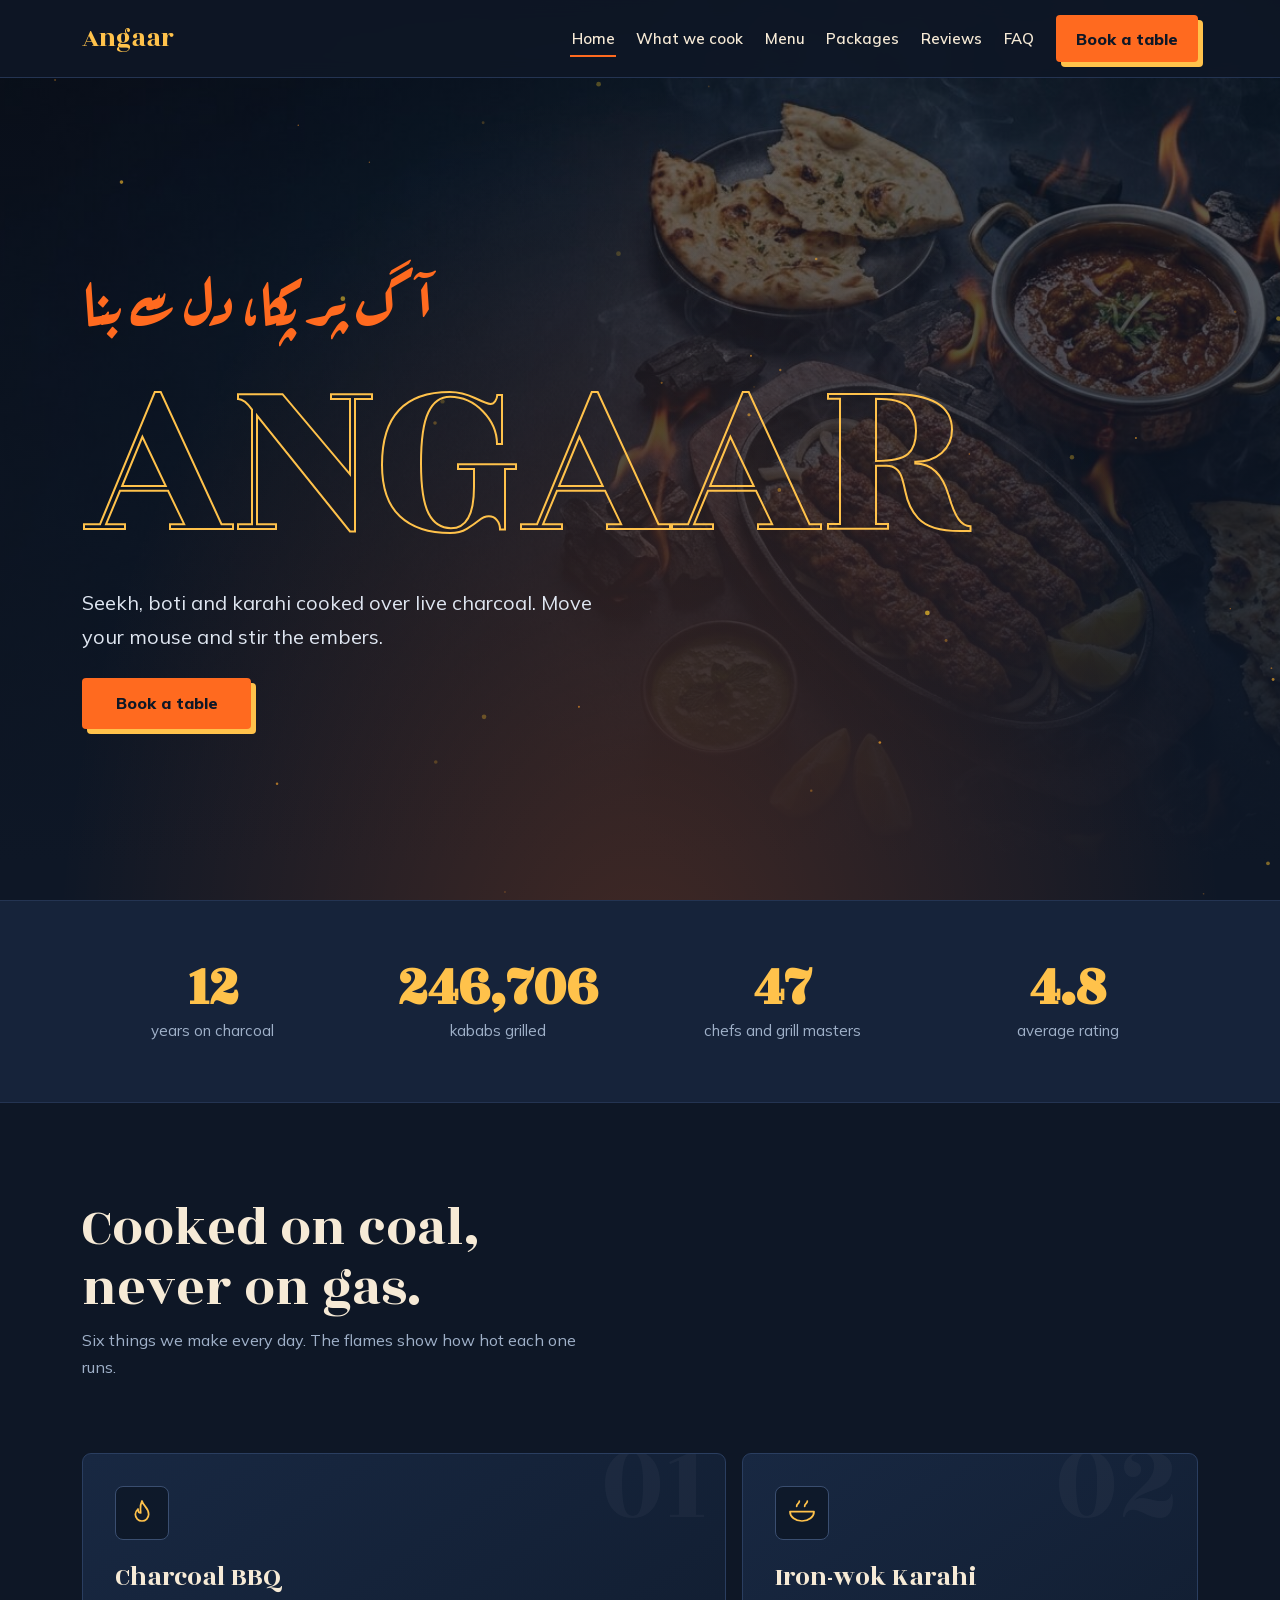
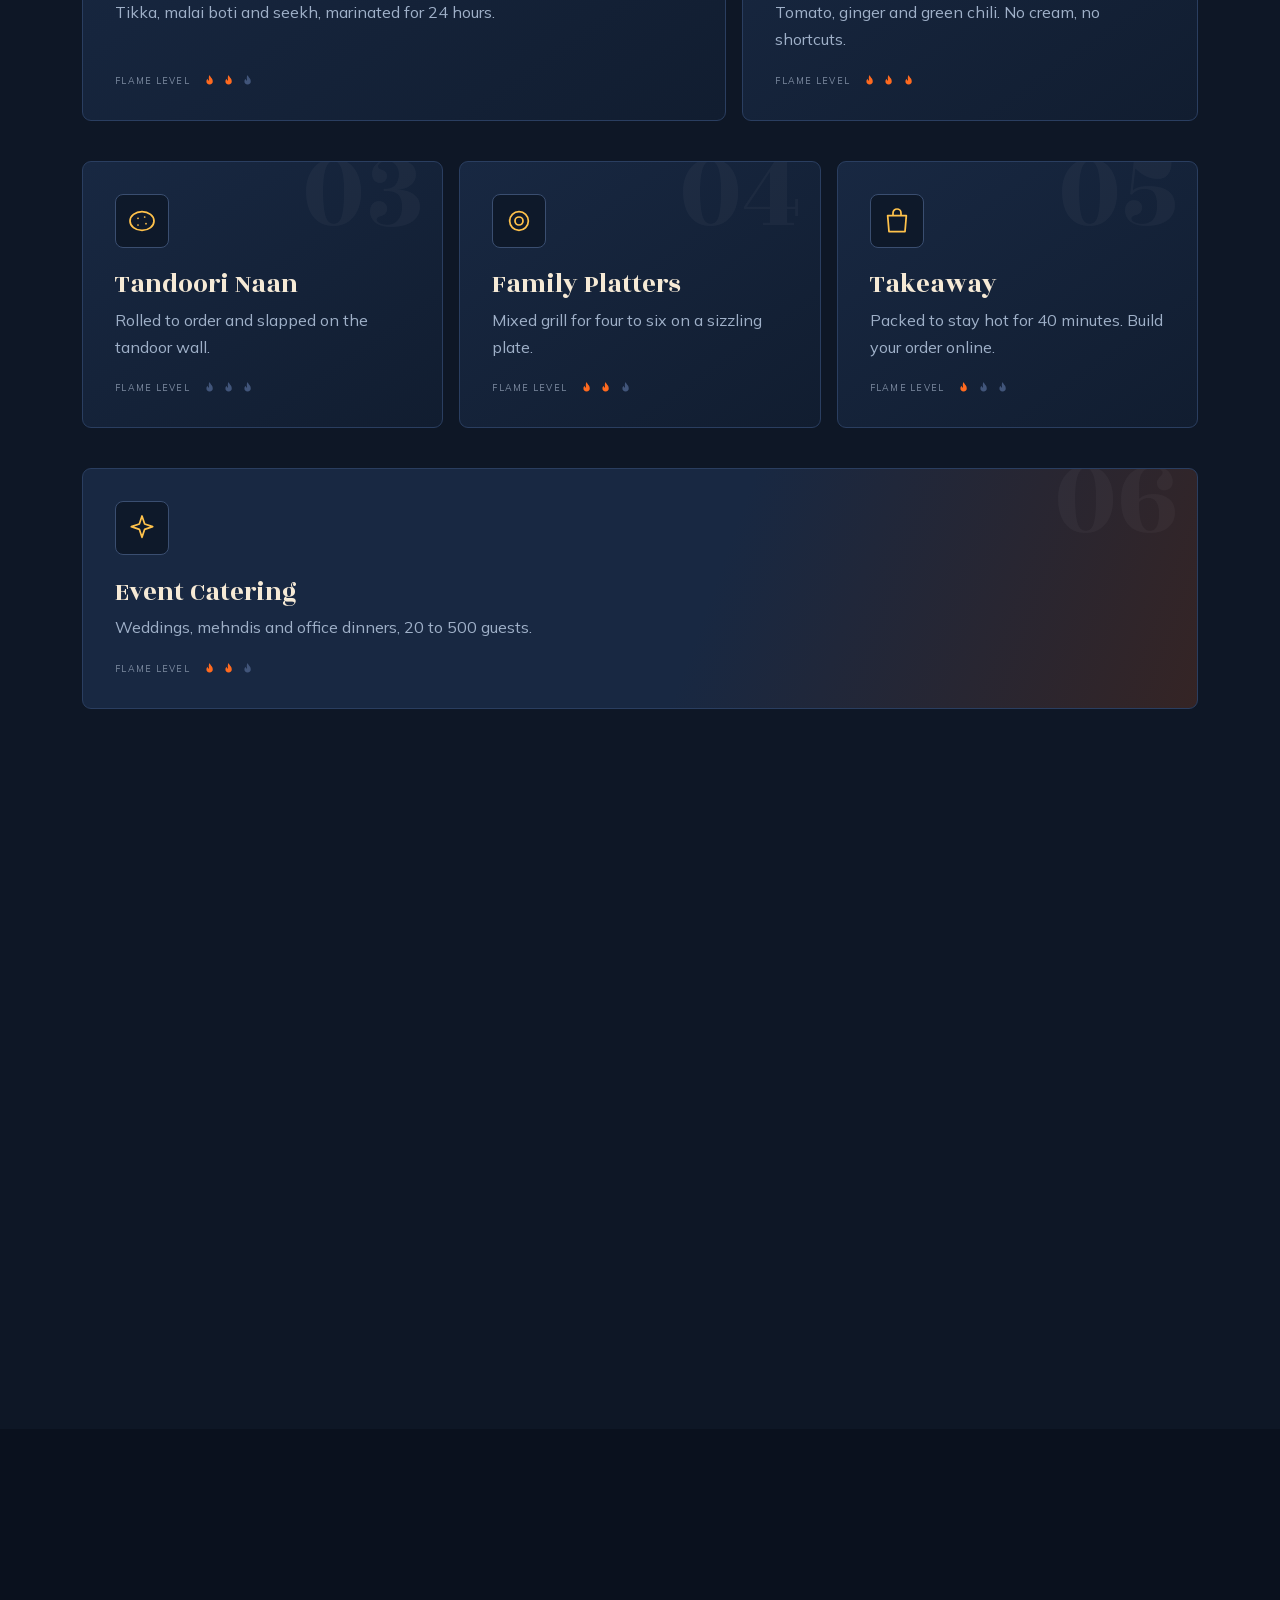
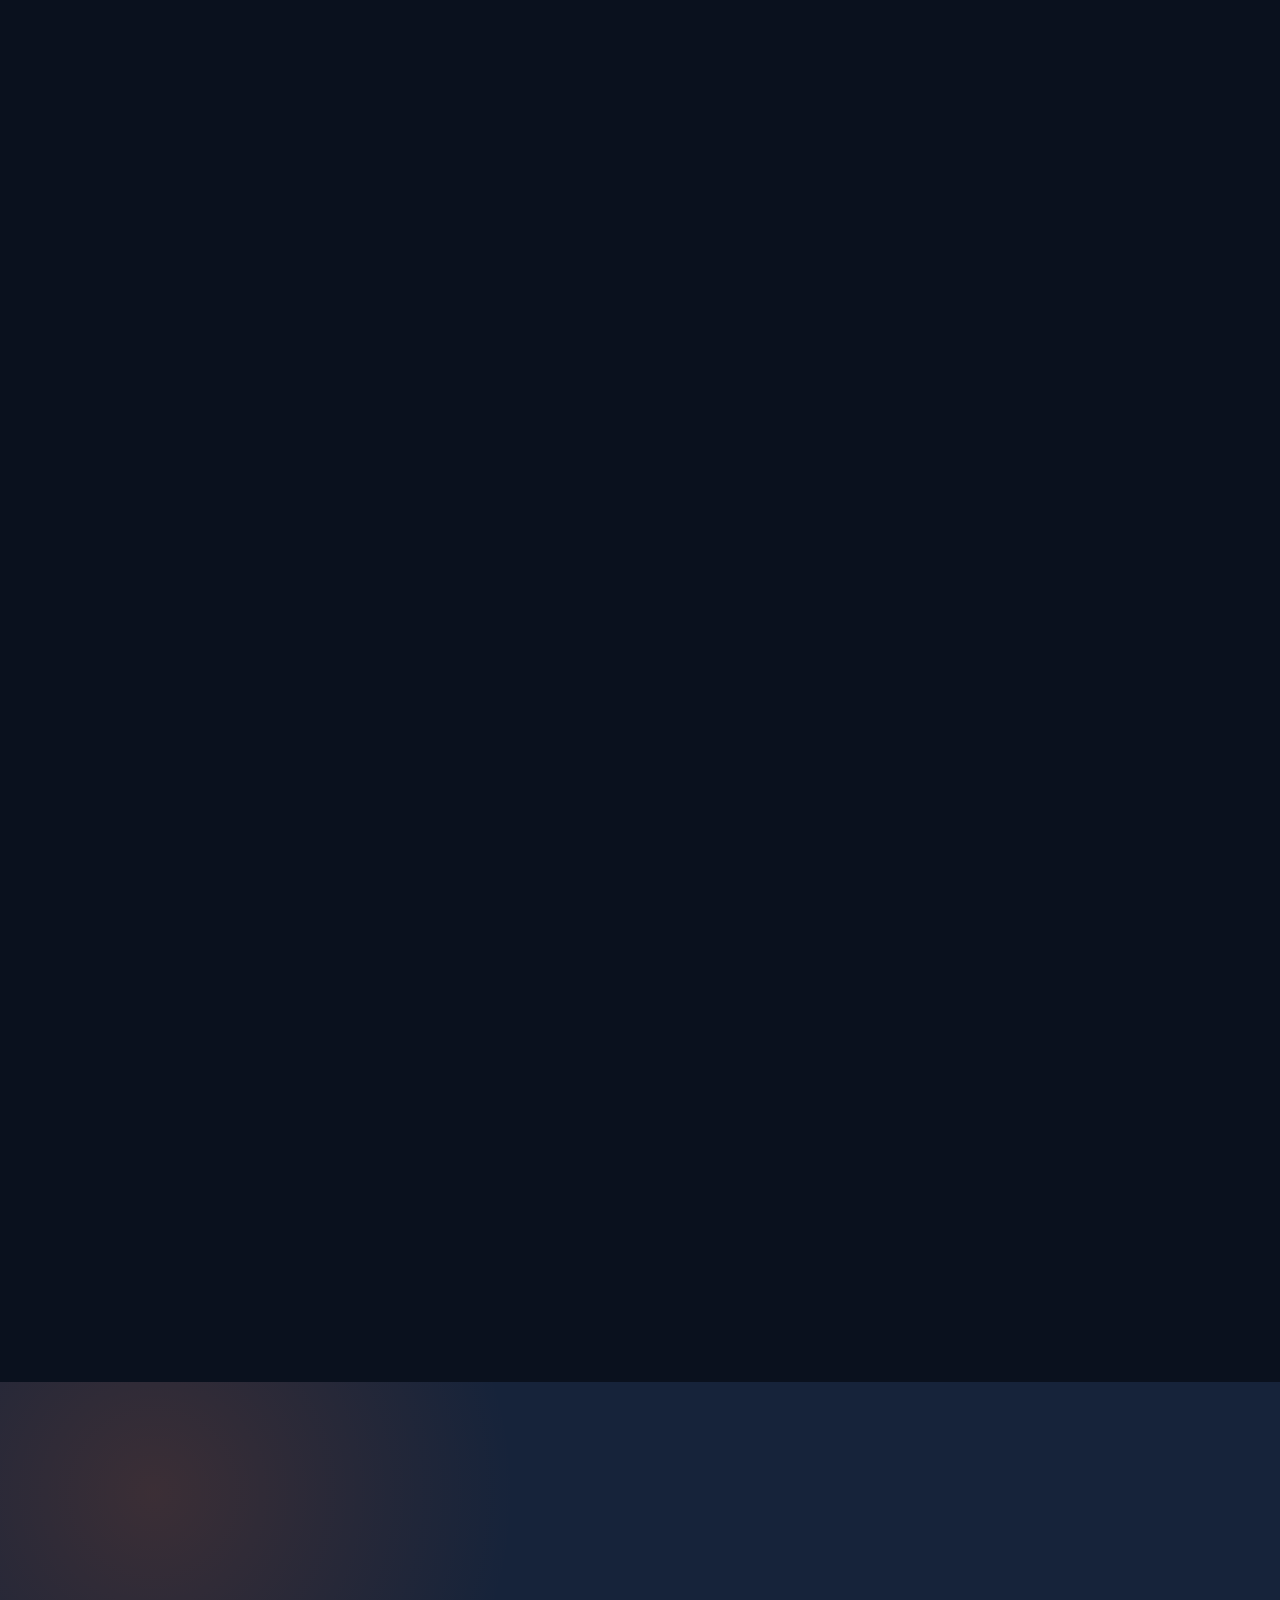
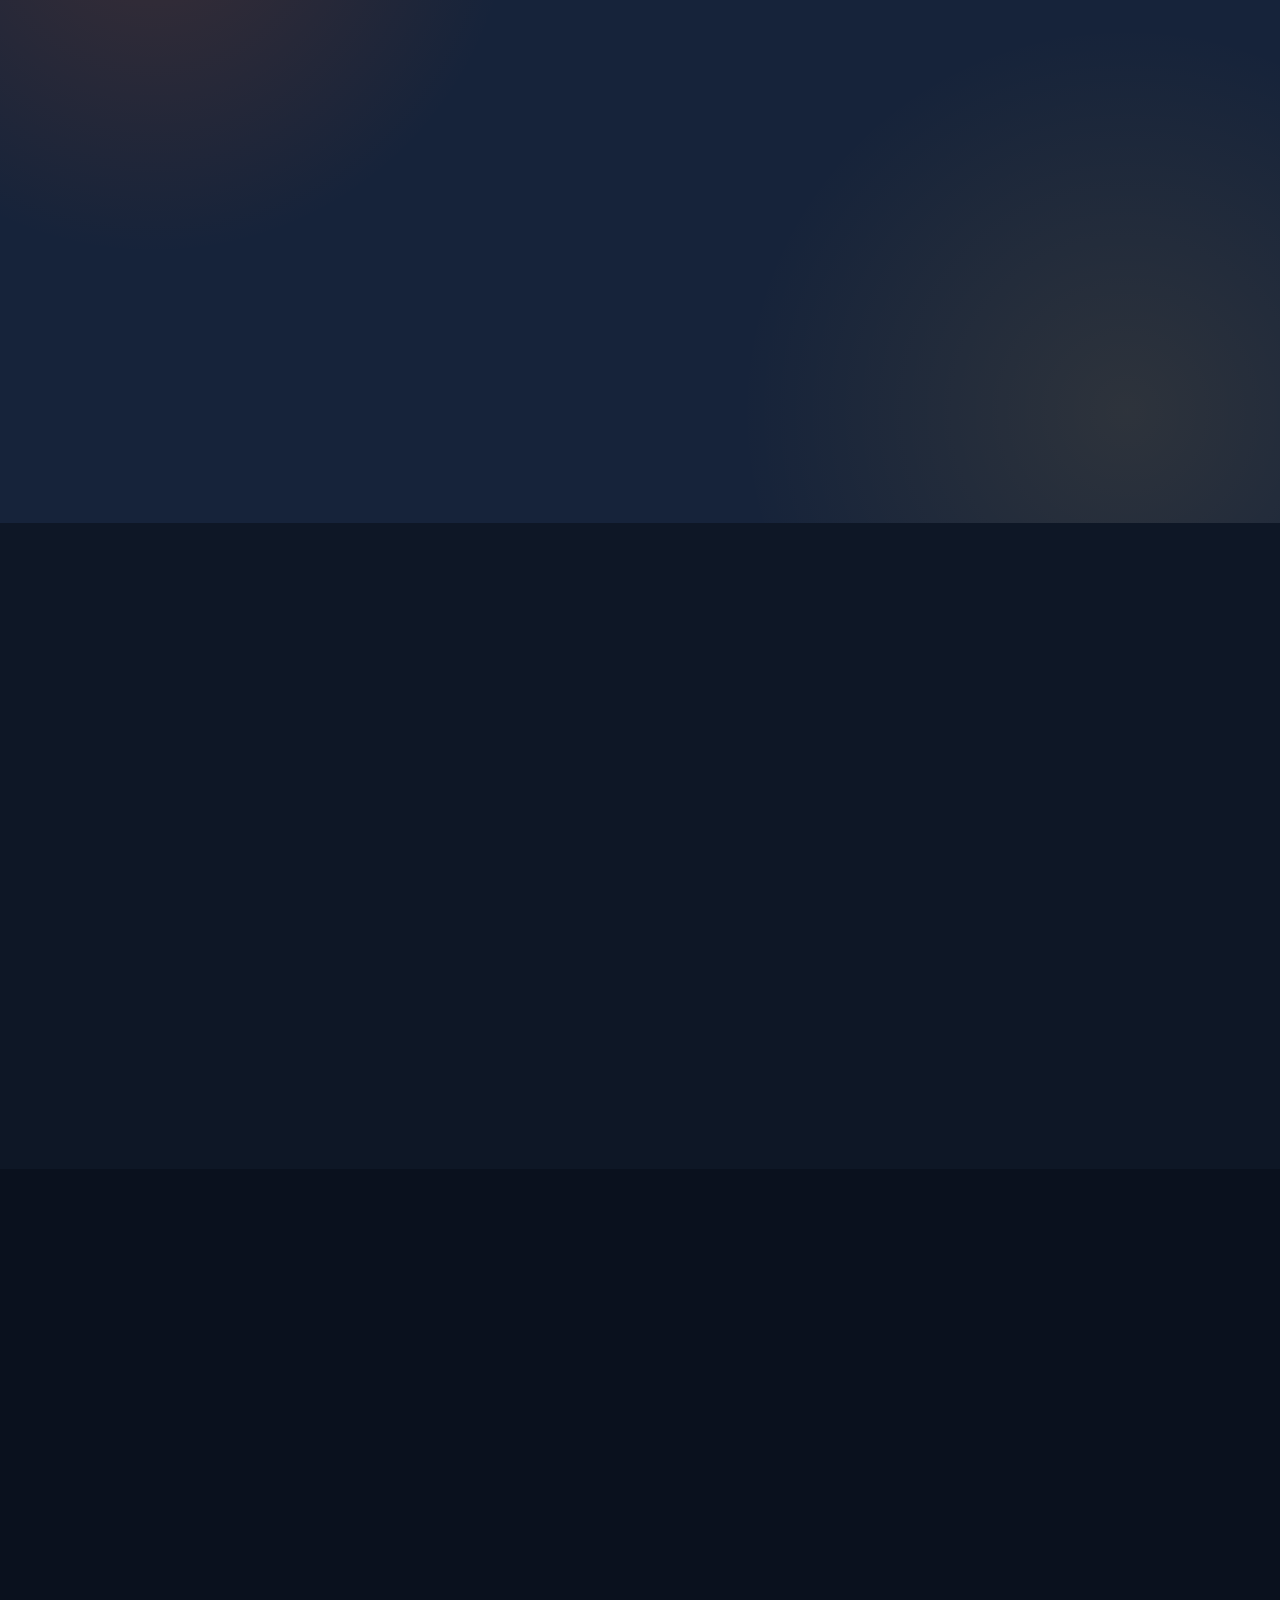
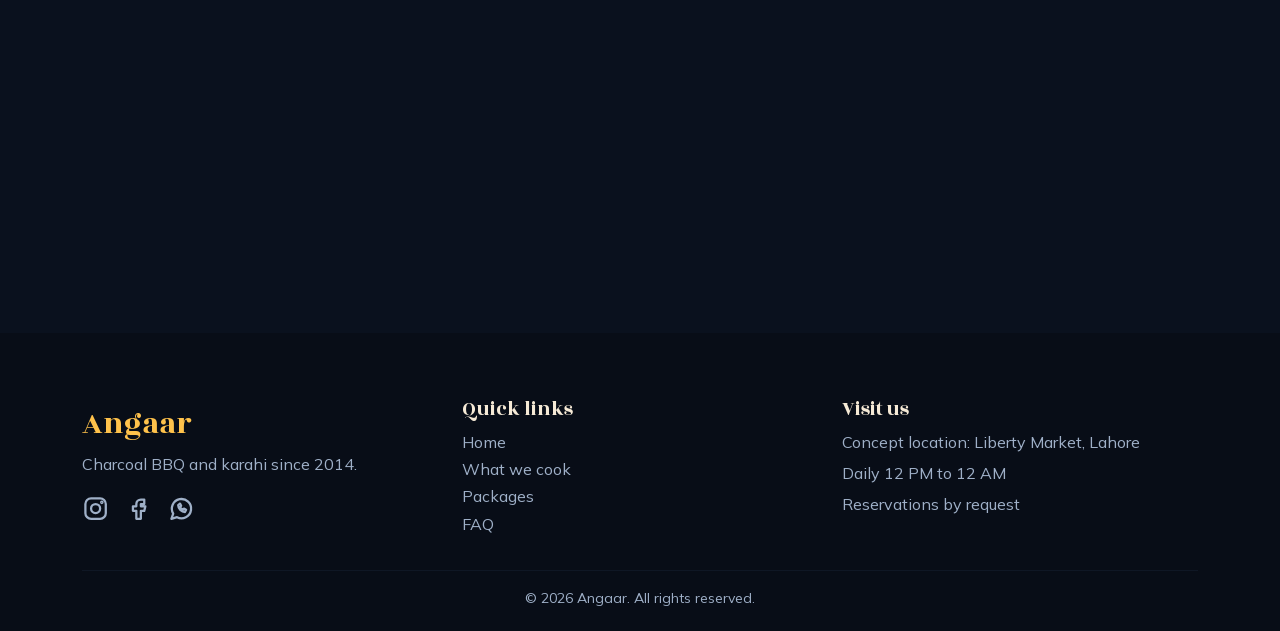
<file: index.html>
<!DOCTYPE html>
<html lang="en">
<head>
<meta charset="UTF-8">
<meta name="viewport" content="width=device-width, initial-scale=1">
<title>Angaar | Charcoal BBQ & Karahi</title>
<meta name="description" content="Live charcoal BBQ, karahi and tandoori naan. Book a table at Angaar.">
<link rel="preload" as="image" href="images/hero.jpg" fetchpriority="high">
<link rel="stylesheet" href="css/style.css">
<noscript><style>#loader{display:none}</style></noscript>
<link rel="icon" href="data:image/svg+xml,%3Csvg xmlns=%27http://www.w3.org/2000/svg%27 viewBox=%270 0 32 32%27%3E%3Crect width=%2732%27 height=%2732%27 rx=%276%27 fill=%27%230e1726%27/%3E%3Ctext x=%276%27 y=%2725%27 font-family=%27Georgia%27 font-size=%2727%27 fill=%27%23ffc24b%27%3EA%3C/text%3E%3C/svg%3E">
</head>
<body>
<div id="loader" aria-hidden="true"><div class="loader-emblem"><svg class="loader-flame" viewBox="0 0 24 24" fill="currentColor" aria-hidden="true"><path d="M13.2 2.5c.3 3.5 4.9 5.1 4.9 10.4a6.1 6.1 0 1 1-12.2 0c0-2.6 1.4-4.8 3.4-6.5-.2 2.8 1.1 4.7 2.6 5.4-.3-4.2-.4-6.7 1.3-9.3z"/><path d="M12.1 11.2c1.8 1.5 2.5 2.7 2.5 4.2a2.6 2.6 0 1 1-5.2 0c0-1.2.7-2.4 1.8-3.5 0 1.2.4 1.9.9 2.2.1-1.1-.2-2 .0-2.9z" fill="#ffc24b"/></svg></div><div class="loader-word">Angaar</div><div class="loader-sub">LIVE FIRE KITCHEN</div><div class="loader-progress"><span></span></div></div>
<nav class="navbar navbar-expand-lg fixed-top">
 <div class="container">
  <a class="navbar-brand" href="#home">Angaar</a>
  <button class="navbar-toggler" data-bs-toggle="collapse" data-bs-target="#menu" aria-label="Toggle menu"><span class="navbar-toggler-icon"></span></button>
  <div class="collapse navbar-collapse" id="menu">
   <ul class="navbar-nav ms-auto align-items-lg-center gap-lg-2">
    <li><a class="nav-link" href="#home">Home</a></li>
    <li><a class="nav-link" href="#dishes">What we cook</a></li>
    <li><a class="nav-link" href="#menu-board">Menu</a></li>
    <li><a class="nav-link" href="#packages">Packages</a></li>
    <li><a class="nav-link" href="#reviews">Reviews</a></li>
    <li><a class="nav-link" href="#faq">FAQ</a></li>
    <li><a class="btn btn-ember ms-lg-3 py-2" href="#contact">Book a table</a></li>
   </ul>
  </div>
 </div>
</nav>

<header class="hero" id="home">
 <canvas id="embers" aria-hidden="true"></canvas>
 <div class="container">
  <p class="urdu">آگ پر پکا، دل سے بنا</p>
  <h1 class="big">ANGAAR</h1>
  <p class="lead mt-4 mb-4">Seekh, boti and karahi cooked over live charcoal. Move your mouse and stir the embers.</p>
  <a href="#contact" class="btn btn-ember">Book a table</a>
 </div>
</header>

<div class="stats"><div class="container"><div class="row g-4 text-center">
 <div class="col-6 col-md-3 stat"><b data-n="12">12</b><span>years on charcoal</span></div>
 <div class="col-6 col-md-3 stat"><b data-n="250000" data-plus>250,000+</b><span>kababs grilled</span></div>
 <div class="col-6 col-md-3 stat"><b data-n="48" data-plus>48+</b><span>chefs and grill masters</span></div>
 <div class="col-6 col-md-3 stat"><b data-n="4.9" data-d="1">4.9</b><span>average rating</span></div>
</div></div></div>

<section id="dishes">
 <div class="container">
  <h2 class="mb-2">Cooked on coal,<br>never on gas.</h2>
  <p class="text-secondary mb-5" style="max-width:520px">Six things we make every day. The flames show how hot each one runs.</p>
  <div class="services-grid row g-4">
   <div class="col-md-6 col-lg-4"><div class="dish"><span class="ic"><svg width="1em" height="1em" viewBox="0 0 24 24" fill="none" stroke="currentColor" stroke-width="1.5" stroke-linecap="round" stroke-linejoin="round" aria-hidden="true"><path d="M12 3c1 4 5 5 5 10a5 5 0 0 1-10 0c0-2 1-3 2-4 0 2 1 3 2 3 0-4-1-5 1-9z"/></svg></span><h3 class="h4 mt-3">Charcoal BBQ</h3><p class="text-secondary">Tikka, malai boti and seekh, marinated for 24 hours.</p><div class="heat"><svg class="fl on" width="1em" height="1em" viewBox="0 0 24 24" fill="currentColor" aria-hidden="true"><path d="M12 3c1 4 5 5 5 10a5 5 0 0 1-10 0c0-2 1-3 2-4 0 2 1 3 2 3 0-4-1-5 1-9z"/></svg><svg class="fl on" width="1em" height="1em" viewBox="0 0 24 24" fill="currentColor" aria-hidden="true"><path d="M12 3c1 4 5 5 5 10a5 5 0 0 1-10 0c0-2 1-3 2-4 0 2 1 3 2 3 0-4-1-5 1-9z"/></svg><svg class="fl" width="1em" height="1em" viewBox="0 0 24 24" fill="currentColor" aria-hidden="true"><path d="M12 3c1 4 5 5 5 10a5 5 0 0 1-10 0c0-2 1-3 2-4 0 2 1 3 2 3 0-4-1-5 1-9z"/></svg></div></div></div>
   <div class="col-md-6 col-lg-4"><div class="dish"><span class="ic"><svg width="1em" height="1em" viewBox="0 0 24 24" fill="none" stroke="currentColor" stroke-width="1.5" stroke-linecap="round" stroke-linejoin="round" aria-hidden="true"><path d="M3 11h18a9 7 0 0 1-18 0zM8 7c0-2 2-2 2-4M14 7c0-2 2-2 2-4"/></svg></span><h3 class="h4 mt-3">Iron-wok Karahi</h3><p class="text-secondary">Tomato, ginger and green chili. No cream, no shortcuts.</p><div class="heat"><svg class="fl on" width="1em" height="1em" viewBox="0 0 24 24" fill="currentColor" aria-hidden="true"><path d="M12 3c1 4 5 5 5 10a5 5 0 0 1-10 0c0-2 1-3 2-4 0 2 1 3 2 3 0-4-1-5 1-9z"/></svg><svg class="fl on" width="1em" height="1em" viewBox="0 0 24 24" fill="currentColor" aria-hidden="true"><path d="M12 3c1 4 5 5 5 10a5 5 0 0 1-10 0c0-2 1-3 2-4 0 2 1 3 2 3 0-4-1-5 1-9z"/></svg><svg class="fl on" width="1em" height="1em" viewBox="0 0 24 24" fill="currentColor" aria-hidden="true"><path d="M12 3c1 4 5 5 5 10a5 5 0 0 1-10 0c0-2 1-3 2-4 0 2 1 3 2 3 0-4-1-5 1-9z"/></svg></div></div></div>
   <div class="col-md-6 col-lg-4"><div class="dish"><span class="ic"><svg width="1em" height="1em" viewBox="0 0 24 24" fill="none" stroke="currentColor" stroke-width="1.5" stroke-linecap="round" stroke-linejoin="round" aria-hidden="true"><path d="M3 12a9 7 0 1 0 18 0 9 7 0 1 0-18 0zM9 10h.01M14 9h.01M15 14h.01M9 15h.01"/></svg></span><h3 class="h4 mt-3">Tandoori Naan</h3><p class="text-secondary">Rolled to order and slapped on the tandoor wall.</p><div class="heat"><svg class="fl" width="1em" height="1em" viewBox="0 0 24 24" fill="currentColor" aria-hidden="true"><path d="M12 3c1 4 5 5 5 10a5 5 0 0 1-10 0c0-2 1-3 2-4 0 2 1 3 2 3 0-4-1-5 1-9z"/></svg><svg class="fl" width="1em" height="1em" viewBox="0 0 24 24" fill="currentColor" aria-hidden="true"><path d="M12 3c1 4 5 5 5 10a5 5 0 0 1-10 0c0-2 1-3 2-4 0 2 1 3 2 3 0-4-1-5 1-9z"/></svg><svg class="fl" width="1em" height="1em" viewBox="0 0 24 24" fill="currentColor" aria-hidden="true"><path d="M12 3c1 4 5 5 5 10a5 5 0 0 1-10 0c0-2 1-3 2-4 0 2 1 3 2 3 0-4-1-5 1-9z"/></svg></div></div></div>
   <div class="col-md-6 col-lg-4"><div class="dish"><span class="ic"><svg width="1em" height="1em" viewBox="0 0 24 24" fill="none" stroke="currentColor" stroke-width="1.5" stroke-linecap="round" stroke-linejoin="round" aria-hidden="true"><path d="M12 5a7 7 0 1 0 0 14 7 7 0 0 0 0-14zM12 9a3 3 0 1 0 0 6 3 3 0 0 0 0-6z"/></svg></span><h3 class="h4 mt-3">Family Platters</h3><p class="text-secondary">Mixed grill for four to six on a sizzling plate.</p><div class="heat"><svg class="fl on" width="1em" height="1em" viewBox="0 0 24 24" fill="currentColor" aria-hidden="true"><path d="M12 3c1 4 5 5 5 10a5 5 0 0 1-10 0c0-2 1-3 2-4 0 2 1 3 2 3 0-4-1-5 1-9z"/></svg><svg class="fl on" width="1em" height="1em" viewBox="0 0 24 24" fill="currentColor" aria-hidden="true"><path d="M12 3c1 4 5 5 5 10a5 5 0 0 1-10 0c0-2 1-3 2-4 0 2 1 3 2 3 0-4-1-5 1-9z"/></svg><svg class="fl" width="1em" height="1em" viewBox="0 0 24 24" fill="currentColor" aria-hidden="true"><path d="M12 3c1 4 5 5 5 10a5 5 0 0 1-10 0c0-2 1-3 2-4 0 2 1 3 2 3 0-4-1-5 1-9z"/></svg></div></div></div>
   <div class="col-md-6 col-lg-4"><div class="dish"><span class="ic"><svg width="1em" height="1em" viewBox="0 0 24 24" fill="none" stroke="currentColor" stroke-width="1.5" stroke-linecap="round" stroke-linejoin="round" aria-hidden="true"><path d="M5 8h14l-1 12H6zM9 8V6a3 3 0 0 1 6 0v2"/></svg></span><h3 class="h4 mt-3">Takeaway</h3><p class="text-secondary">Packed to stay hot for 40 minutes. Build your order online.</p><div class="heat"><svg class="fl on" width="1em" height="1em" viewBox="0 0 24 24" fill="currentColor" aria-hidden="true"><path d="M12 3c1 4 5 5 5 10a5 5 0 0 1-10 0c0-2 1-3 2-4 0 2 1 3 2 3 0-4-1-5 1-9z"/></svg><svg class="fl" width="1em" height="1em" viewBox="0 0 24 24" fill="currentColor" aria-hidden="true"><path d="M12 3c1 4 5 5 5 10a5 5 0 0 1-10 0c0-2 1-3 2-4 0 2 1 3 2 3 0-4-1-5 1-9z"/></svg><svg class="fl" width="1em" height="1em" viewBox="0 0 24 24" fill="currentColor" aria-hidden="true"><path d="M12 3c1 4 5 5 5 10a5 5 0 0 1-10 0c0-2 1-3 2-4 0 2 1 3 2 3 0-4-1-5 1-9z"/></svg></div></div></div>
   <div class="col-md-6 col-lg-4"><div class="dish"><span class="ic"><svg width="1em" height="1em" viewBox="0 0 24 24" fill="none" stroke="currentColor" stroke-width="1.5" stroke-linecap="round" stroke-linejoin="round" aria-hidden="true"><path d="M12 3l2 6 6 2-6 2-2 6-2-6-6-2 6-2z"/></svg></span><h3 class="h4 mt-3">Event Catering</h3><p class="text-secondary">Weddings, mehndis and office dinners, 20 to 500 guests.</p><div class="heat"><svg class="fl on" width="1em" height="1em" viewBox="0 0 24 24" fill="currentColor" aria-hidden="true"><path d="M12 3c1 4 5 5 5 10a5 5 0 0 1-10 0c0-2 1-3 2-4 0 2 1 3 2 3 0-4-1-5 1-9z"/></svg><svg class="fl on" width="1em" height="1em" viewBox="0 0 24 24" fill="currentColor" aria-hidden="true"><path d="M12 3c1 4 5 5 5 10a5 5 0 0 1-10 0c0-2 1-3 2-4 0 2 1 3 2 3 0-4-1-5 1-9z"/></svg><svg class="fl" width="1em" height="1em" viewBox="0 0 24 24" fill="currentColor" aria-hidden="true"><path d="M12 3c1 4 5 5 5 10a5 5 0 0 1-10 0c0-2 1-3 2-4 0 2 1 3 2 3 0-4-1-5 1-9z"/></svg></div></div></div>
  </div>
 </div>
</section>

<section id="menu-board">
 <div class="container" style="max-width:860px">
  <h2 class="mb-4 rv">The menu board</h2>
  <div class="tabs" id="tabs" role="group" aria-label="Menu categories"><button type="button" aria-pressed="true" class="on">BBQ</button><button type="button" aria-pressed="false">Karahi</button><button type="button" aria-pressed="false">Breads &amp; Sides</button><button type="button" aria-pressed="false">Drinks</button></div>
  <div id="items"><div class="mi rv in"><div><h3>Chicken Malai Boti</h3><p>Creamy, charred, melts in the mouth</p></div><span class="dots-l"></span><span class="pr">Rs 1,150</span><button class="add" data-n="Chicken Malai Boti" data-p="Rs 1,150" aria-label="Add Chicken Malai Boti to order">+</button></div><div class="mi rv in"><div><h3>Beef Seekh Kabab</h3><p>Hand-minced, ginger and green chili</p></div><span class="dots-l"></span><span class="pr">Rs 1,050</span><button class="add" data-n="Beef Seekh Kabab" data-p="Rs 1,050" aria-label="Add Beef Seekh Kabab to order">+</button></div><div class="mi rv in"><div><h3>Chicken Tikka Leg</h3><p>Smoky, spicy, bone-in</p></div><span class="dots-l"></span><span class="pr">Rs 650</span><button class="add" data-n="Chicken Tikka Leg" data-p="Rs 650" aria-label="Add Chicken Tikka Leg to order">+</button></div></div>
  <div class="cart" id="cart" hidden>
   <h3 class="h4">Your order</h3><div id="cl"></div>
   <div class="tot"><span>Total</span><span id="tot">Rs 0</span></div>
   <div class="row2"><button class="btn btn-wa" id="send" type="button">Review order</button><button class="clr" id="clr" type="button">Clear</button></div>
  </div>
 </div>
</section>

<section id="gallery" style="background:#0a111e">
 <div class="container">
  <div class="gallery-head rv"><span class="gallery-kicker">FRESH FROM THE FLAME</span><h2 class="mb-0">Straight off the grill</h2></div>
  <div class="gal rv">
   <article class="gal-card"><img loading="lazy" decoding="async" width="1200" height="900" alt="Charcoal grilled skewers" src="images/seekh.jpg"><b class="ur">سیخ</b><div class="gal-copy"><small>01 • LIVE FIRE</small><h3>Seekh & Boti</h3><p>Hand-minced, deeply smoky and finished with charred lemon.</p></div></article>
   <article class="gal-card"><img loading="lazy" decoding="async" width="1200" height="900" alt="Tandoori naan" src="images/naan.jpg"><b class="ur">نان</b><div class="gal-copy"><small>02 • TANDOOR</small><h3>Naan</h3><p>Blistered, buttery and made to order.</p></div></article>
   <article class="gal-card"><img loading="lazy" decoding="async" width="1200" height="900" alt="Karahi in iron wok" src="images/karahi.jpg"><b class="ur">کڑاہی</b><div class="gal-copy"><small>03 • IRON WOK</small><h3>Karahi</h3><p>Tomato, ginger and green chilli.</p></div></article>
   <article class="gal-card"><img loading="lazy" decoding="async" width="1200" height="900" alt="Chicken tikka" src="images/tikka.jpg"><b class="ur">تکہ</b><div class="gal-copy"><small>04 • CHARCOAL</small><h3>Tikka</h3><p>Juicy, spiced and flame-charred.</p></div></article>
   <article class="gal-card"><img loading="lazy" decoding="async" width="1200" height="900" alt="Kashmiri chai" src="images/chai.jpg"><b class="ur">چائے</b><div class="gal-copy"><small>05 • AFTER DINNER</small><h3>Chai</h3><p>Pink, creamy and topped with nuts.</p></div></article>
  </div>
 </div>
</section>


<section id="packages" style="background:#0a111e">
 <div class="container">
  <h2 class="text-center mb-5">Pick your order slip</h2>
  <div class="row g-4 g-lg-5 align-items-center">
   <div class="col-lg-4"><div class="slip"><h3>Dhaba</h3><div class="price mt-3">Rs 1,200</div><small>per person</small>
    <ul><li>BBQ items (2)</li><li>Karahi</li><li>Unlimited naan</li><li>Soft drinks</li></ul><a href="#contact" class="btn btn-ink">Choose Dhaba</a></div></div>
   <div class="col-lg-4"><div class="slip best"><span class="stamp">MOST BOOKED</span><h3>Angaar Special</h3><div class="price mt-3">Rs 1,800</div><small>per person</small>
    <ul><li>BBQ items (4)</li><li>Karahi (2)</li><li>Naan and raita</li><li>Dessert</li><li>Private seating</li></ul><a href="#contact" class="btn btn-ink">Choose Special</a></div></div>
   <div class="col-lg-4"><div class="slip"><h3>Shahi Dawat</h3><div class="price mt-3">Rs 2,600</div><small>per person</small>
    <ul><li>BBQ items (6)</li><li>Mutton karahi</li><li>Live naan station</li><li>Dessert and kahwa</li><li>Hall and decor</li></ul><a href="#contact" class="btn btn-ink">Choose Dawat</a></div></div>
  </div>
 </div>
</section>

<section id="reviews" class="rev">
 <div class="container">
  <div class="review-shell">
   <div class="review-head"><small>WORDS FROM THE TABLE</small><div class="review-score">★★★★★ <span>4.9 average guest rating</span></div></div>
   <div class="slider"><div class="track" id="track">
    <article class="slide"><div class="review-stars">★★★★★</div><blockquote>“The seekh is smoky and juicy. Friday dinner now happens nowhere else.”</blockquote><div class="reviewer"><div class="reviewer-avatar">AK</div><div class="reviewer-info"><strong>Ayesha K.</strong><span>Regular guest • Family dinner</span></div></div></article>
    <article class="slide"><div class="review-stars">★★★★★</div><blockquote>“We booked the Special for thirty people. Everything arrived hot and nobody went home hungry.”</blockquote><div class="reviewer"><div class="reviewer-avatar">UR</div><div class="reviewer-info"><strong>Usman R.</strong><span>Birthday dawat • Group of 30</span></div></div></article>
    <article class="slide"><div class="review-stars">★★★★★</div><blockquote>“Best karahi outside my grandmother’s kitchen—and the naan is unreal.”</blockquote><div class="reviewer"><div class="reviewer-avatar">HS</div><div class="reviewer-info"><strong>Hamza S.</strong><span>First visit • Now a regular</span></div></div></article>
   </div></div>
   <div class="review-bottom"><span class="review-note">Three stories from around Lahore</span><div class="review-controls"><button class="arrow" id="prev" aria-label="Previous review"><svg width="1em" height="1em" viewBox="0 0 24 24" fill="none" stroke="currentColor" stroke-width="2"><path d="M15 5l-7 7 7 7"/></svg></button><div class="dots" id="dots"><button type="button" aria-label="Review 1" class="on"></button><button type="button" aria-label="Review 2"></button><button type="button" aria-label="Review 3"></button></div><button class="arrow" id="next" aria-label="Next review"><svg width="1em" height="1em" viewBox="0 0 24 24" fill="none" stroke="currentColor" stroke-width="2"><path d="M9 5l7 7-7 7"/></svg></button></div></div>
  </div>
 </div>
</section>
<section id="faq">
 <div class="container" style="max-width:800px">
  <h2 class="mb-4">Before you ask</h2>
  <div class="faq-item"><button class="faq-q" aria-expanded="false">Do I need to book a table?<svg class="pl" width="1em" height="1em" viewBox="0 0 24 24" fill="none" stroke="currentColor" stroke-width="2" stroke-linecap="round" stroke-linejoin="round" aria-hidden="true" stroke-width="2.6"><path d="M12 4v16M4 12h16"/></svg></button><div class="faq-a"><p>Not on weekdays. For Friday to Sunday evenings, book ahead so you don't wait.</p></div></div>
  <div class="faq-item"><button class="faq-q" aria-expanded="false">Is the meat halal?<svg class="pl" width="1em" height="1em" viewBox="0 0 24 24" fill="none" stroke="currentColor" stroke-width="2" stroke-linecap="round" stroke-linejoin="round" aria-hidden="true" stroke-width="2.6"><path d="M12 4v16M4 12h16"/></svg></button><div class="faq-a"><p>Yes. All meat is halal and comes from a certified local supplier.</p></div></div>
  <div class="faq-item"><button class="faq-q" aria-expanded="false">Do you deliver?<svg class="pl" width="1em" height="1em" viewBox="0 0 24 24" fill="none" stroke="currentColor" stroke-width="2" stroke-linecap="round" stroke-linejoin="round" aria-hidden="true" stroke-width="2.6"><path d="M12 4v16M4 12h16"/></svg></button><div class="faq-a"><p>Yes, within 8 km. Orders over Rs 2,000 get free delivery.</p></div></div>
  <div class="faq-item"><button class="faq-q" aria-expanded="false">Can you cater outside events?<svg class="pl" width="1em" height="1em" viewBox="0 0 24 24" fill="none" stroke="currentColor" stroke-width="2" stroke-linecap="round" stroke-linejoin="round" aria-hidden="true" stroke-width="2.6"><path d="M12 4v16M4 12h16"/></svg></button><div class="faq-a"><p>We cook on site for 20 to 500 guests. Call us 7 days ahead.</p></div></div>
  <div class="faq-item"><button class="faq-q" aria-expanded="false">Are there vegetarian options?<svg class="pl" width="1em" height="1em" viewBox="0 0 24 24" fill="none" stroke="currentColor" stroke-width="2" stroke-linecap="round" stroke-linejoin="round" aria-hidden="true" stroke-width="2.6"><path d="M12 4v16M4 12h16"/></svg></button><div class="faq-a"><p>Yes: paneer tikka, daal makhni, mixed sabzi and grilled vegetables.</p></div></div>
 </div>
</section>

<section id="contact" style="background:#0a111e">
 <div class="container">
  <h2 class="mb-5">Save your table</h2>
  <div class="row g-4">
   <div class="col-lg-6">
    <form id="form" novalidate>
     <input class="form-control mb-3" id="name" placeholder="Your name" required>
     <input class="form-control mb-3" id="email" type="email" placeholder="Email" required>
     <div class="booking-when">
      <div class="booking-field"><label for="date">Booking date</label><input class="form-control" id="date" type="text" inputmode="numeric" autocomplete="off" maxlength="10" placeholder="DD/MM/YYYY" pattern="(0[1-9]|[12][0-9]|3[01])/(0[1-9]|1[0-2])/20[0-9]{2}" required><p class="date-hint">Format: day / month / year</p></div>
      <div class="booking-field"><label for="time">Preferred time</label><input class="form-control" id="time" type="time" min="12:00" max="23:30" required></div>
     </div>
     <textarea class="form-control mb-3" id="msg" rows="4" placeholder="Number of guests and special requests"></textarea>
     <button class="btn btn-ember" type="submit">Send booking request</button>
     <p id="status" class="mt-3 mb-0" role="status"></p>
    </form>
    <div class="booking-success" id="bookingSuccess" hidden aria-live="polite"><div class="success-mark">✓</div><h3>Request submitted!</h3><p id="bookingSuccessText">Your booking request has been received.</p><button class="btn btn-ember" id="anotherBooking" type="button">Make another request</button></div>
   </div>
   <div class="col-lg-6"><iframe title="Angaar location" loading="lazy" data-src="https://maps.google.com/maps?q=Liberty%20Market%20Lahore&output=embed"></iframe></div>
  </div>
 </div>
</section>

<footer>
 <div class="container">
  <div class="row g-4">
   <div class="col-md-4"><div class="disp" style="font-size:2rem;color:var(--gold)">Angaar</div><p class="text-secondary">Charcoal BBQ and karahi since 2014.</p>
    <div class="social" aria-label="Social media icons"><span class="social-icon" role="img" aria-label="Instagram"><svg width="1em" height="1em" viewBox="0 0 24 24" fill="none" stroke="currentColor" stroke-width="2" stroke-linecap="round" stroke-linejoin="round" aria-hidden="true"><rect x="3" y="3" width="18" height="18" rx="5"/><circle cx="12" cy="12" r="4"/><circle cx="17.500" cy="6.500" r=".6"/></svg></span><span class="social-icon" role="img" aria-label="Facebook"><svg width="1em" height="1em" viewBox="0 0 24 24" fill="none" stroke="currentColor" stroke-width="2" stroke-linecap="round" stroke-linejoin="round" aria-hidden="true"><path d="M14 8h3V4h-3a4 4 0 0 0-4 4v2H7v4h3v7h4v-7h3l1-4h-4V8z"/></svg></span><span class="social-icon" role="img" aria-label="WhatsApp"><svg width="1em" height="1em" viewBox="0 0 24 24" fill="none" stroke="currentColor" stroke-width="2" stroke-linecap="round" stroke-linejoin="round" aria-hidden="true"><path d="M3 21l1.6-4.6A8.5 8.5 0 1 1 8 19.6z"/><path d="M9 9c0 3 3 6 6 6l1-2-2-1-1 .8c-1-.4-1.8-1.200-2.200-2.200l.8-1-1-2z"/></svg></span></div></div>
   <div class="col-6 col-md-4"><h3 class="h5">Quick links</h3><ul class="list-unstyled"><li><a href="#home">Home</a></li><li><a href="#dishes">What we cook</a></li><li><a href="#packages">Packages</a></li><li><a href="#faq">FAQ</a></li></ul></div>
   <div class="col-6 col-md-4"><h3 class="h5">Visit us</h3><p class="text-secondary mb-1">Concept location: Liberty Market, Lahore</p><p class="text-secondary mb-1">Daily 12 PM to 12 AM</p><p class="text-secondary">Reservations by request</p></div>
  </div>
  <hr style="border-color:#243452"><p class="text-center text-secondary small mb-0">&copy; 2026 Angaar. All rights reserved.</p>
 </div>
</footer>

<div id="glow" aria-hidden="true"></div>
<div class="mbar"><a href="#menu-board">Menu</a><a href="#packages">Packages</a><a class="hl" href="#contact">Book a table</a></div>
<script src="js/script.js" defer></script>
</body>
</html>
</file>
